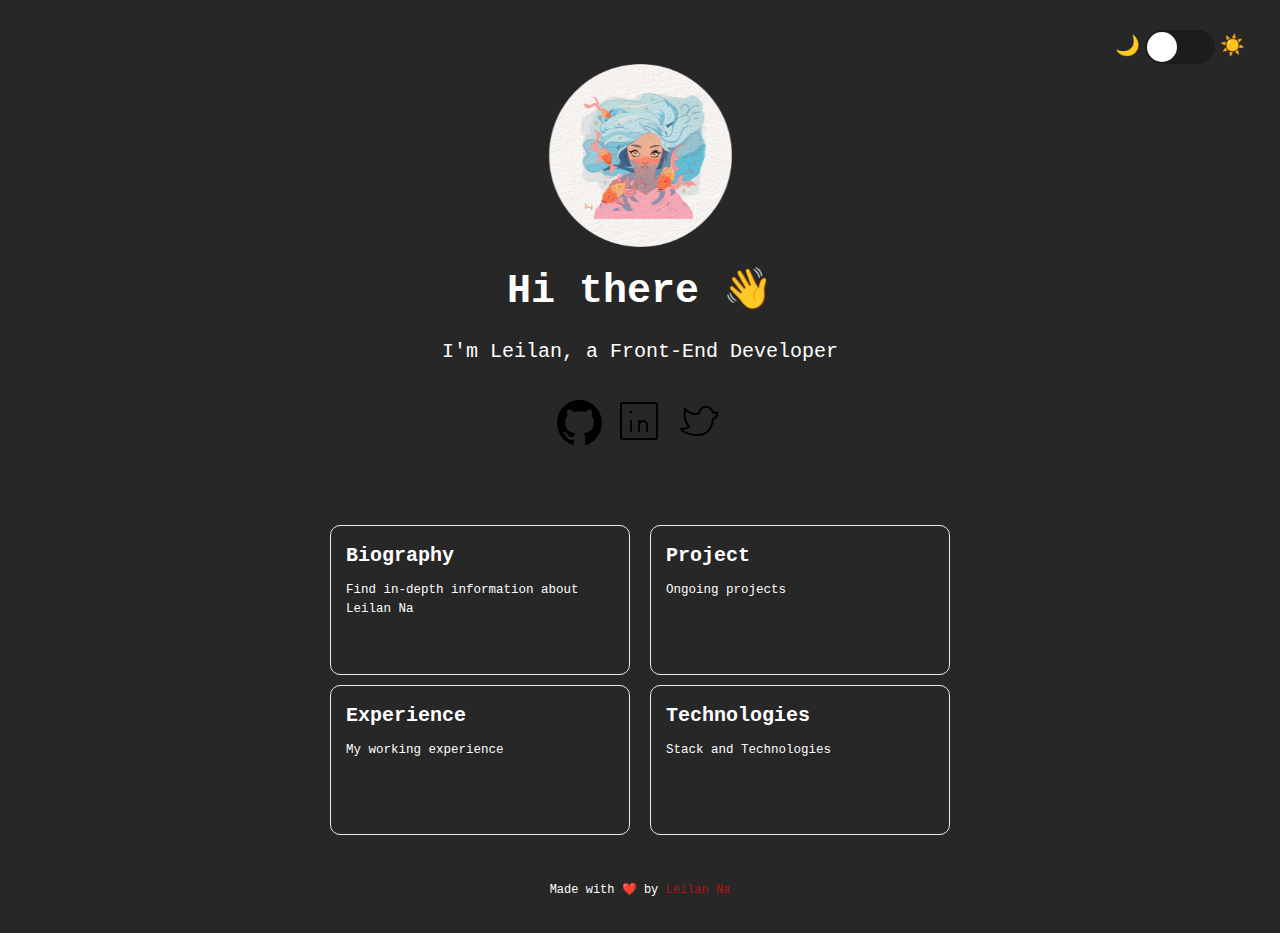
<file: index.html>
<!DOCTYPE html>
<html lang="en">
  <head>
    <meta charset="UTF-8" />
    <meta name="viewport" content="width=device-width, initial-scale=1.0" />
    <link rel="stylesheet" href="style.css" />
    <title>Leilan Naeimi</title>
    <script src="script.js" defer></script>
  </head>
  <body>
    <div class="top">
      <nav>
        <div class="toggle">
          <span class="moon">🌙</span>
          <path
            d="M13 21C13 15.477 8.523 11 3 11M21 11C21 15.477 16.523 20 11 20"
          ></path>

          <input type="checkbox" id="toggle-switch" />
          <label for="toggle-switch"
            ><span class="screen-reader-text">Toggle Color Scheme</span></label
          >
          <span class="sun">☀️</span>
        </div>
      </nav>

      <div class="profile">
        <img
          class="profile-img"
          id="spinningLogo"
          src="img/profile.jpg"
          alt="profile-picture"
        />
      </div>

      <div class="title">
        <h1>
          Hi there
          <span class="hi-empji">👋</span>
        </h1>
        <p class="intro">I'm Leilan, a Front-End Developer</p>
      </div>

      <div class="social-meida">
        <a href="https://github.com/NaLeilan" target="_blank">
          <img src="img/github.svg" alt="github" width="45" class="icons"
        /></a>

        <a href="https://www.linkedin.com/in/leilannaeimi" target="_blank">
          <svg
            data-icon-name="linkedin"
            data-style="line"
            icon_origin_id="14329"
            viewBox="0 0 24 24"
            xmlns="http://www.w3.org/2000/svg"
            id="linkedin"
            class="icons line"
            width="48"
            height="48"
          >
            <path
              style="
                fill: none;
                stroke: rgb(0, 0, 0);
                stroke-linecap: round;
                stroke-linejoin: round;
                stroke-width: 1;
              "
              d="M16,17V14a2,2,0,0,0-2-2h0a2,2,0,0,0-2,2v3"
              id="primary"
            ></path>
            <path
              style="
                fill: none;
                stroke: rgb(0, 0, 0);
                stroke-linecap: round;
                stroke-linejoin: round;
                stroke-width: 1;
              "
              d="M20,21H4a1,1,0,0,1-1-1V4A1,1,0,0,1,4,3H20a1,1,0,0,1,1,1V20A1,1,0,0,1,20,21ZM8,12v5m4-3V12"
              data-name="primary"
              id="primary-2"
            ></path>
            <line
              style="
                fill: none;
                stroke: rgb(0, 0, 0);
                stroke-linecap: round;
                stroke-linejoin: round;
                stroke-width: 1.35;
              "
              y2="7.5"
              x2="8.05"
              y1="7.5"
              x1="7.95"
              id="primary-upstroke"
            ></line></svg
        ></a>

        <a href="https://twitter.com/NaLeilan" target="_blank">
          <svg
            data-icon-name="twitter"
            data-style="line"
            icon_origin_id="14354"
            viewBox="0 0 24 24"
            xmlns="http://www.w3.org/2000/svg"
            id="twitter"
            class="icons line"
            width="48"
            height="48"
          >
            <path
              style="
                fill: none;
                stroke: rgb(0, 0, 0);
                stroke-linecap: round;
                stroke-linejoin: round;
                stroke-width: 1;
              "
              d="M18.94,7.91A3.49,3.49,0,0,0,12,8.17C8.46,9.63,5,6,5,6c-1,6,2,8.75,2,8.75C5.64,16,3,16,3,16s1.58,3,8.58,3S19,11,19,11a3.08,3.08,0,0,0,2-3.3A7.9,7.9,0,0,1,18.94,7.91Z"
              id="primary"
            ></path>
          </svg>
        </a>
      </div>
    </div>
    <section class="boxes">
      <div class="box-right">
        <a class="box" href="#">
          <h2>Biography</h2>
          <p>Find in-depth information about Leilan Na</p>
        </a>
        <a class="box" href="#">
          <h2>Experience</h2>
          <p>My working experience</p>
        </a>
      </div>
      <div class="box-left">
        <a class="box" href="https://code-craft101.vercel.app/"
          ><h2>Project</h2>
          <p>Ongoing projects</p></a
        >
        <a class="box" href="#"
          ><h2>Technologies</h2>
          <p>Stack and Technologies</p></a
        >
      </div>
    </section>
    <footer>
      <p class="copyright">
        Made with ❤️ by
        <a
          class="Github-link"
          target="_blank"
          href="https://github.com/NaLeilan"
          >Leilan Na</a
        >
      </p>
    </footer>
  </body>
</html>
</file>
<file: style.css>
*,
*:before,
*:after {
  margin: 0;
  padding: 0;
  box-sizing: border-box;
}

body {
  font-family: monospace, sans-serif;
  font-weight: 400;
  line-height: 3rem;
  background-size: cover;
  background-color: #eee2de;
  transition: background 250ms ease;
  background-color: var(--bg-color);
  color: var(--font-color);
}

html {
  box-sizing: border-box;
  font-size: 62.5%;
  --bg-color: #272727;
  --font-color: #fff;
}

html.dark-mode {
  --bg-color: #ffffff;
  --font-color: #636363;
}

/*****/

.profile-img {
  will-change: filter;
  transition: filter 300ms;
}

.profile-img:hover {
  filter: drop-shadow(0 0 2em #646cffaa);
}

.logo {
  height: 6em;
  padding: 1.5em;
  will-change: filter;
  transition: filter 300ms;
}
.logo:hover {
  filter: drop-shadow(0 0 2em #646cffaa);
}
.logo.react:hover {
  filter: drop-shadow(0 0 2em #61dafbaa);
}

@keyframes logo-spin {
  from {
    transform: rotate(0deg);
  }
  to {
    transform: rotate(360deg);
  }
}

@media (prefers-reduced-motion: no-preference) {
  #spinningLogo {
    /* Use the id or class you added to the img element */
    animation: logo-spin infinite 20s linear;
  }
}

/*NOTE:  profile part*/

.top {
  display: flex;
  flex-direction: column;
  justify-content: center;
  font-size: 2rem;
  padding: 3rem;
  text-align: center;
}

nav {
  display: flex;
  justify-content: end;
}

.profile {
  display: flex;
  justify-content: center;
  will-change: filter;
  transition: filter 300ms;
}

.profile-img {
  width: 15%;
  transition: all 0.3s;
}

.profile-img:hover {
  filter: drop-shadow(0 0 2em #646cffaa);
}

.title {
  justify-content: center;
  margin: 3rem 0 3rem 0;
}

.intro {
  text-align: center;
  margin-top: 3rem;
}

/* .social-meida {
} */

.icons {
  font-size: 24px;
  transition: transform 0.3s ease-in-out;
}

.icons:hover {
  transform: rotate(360deg) scale(1.2);
}

/* NOTE: box part */

.boxes {
  display: flex;
  justify-content: center;
  align-items: center;
  flex-wrap: wrap;
  margin-top: 3rem;
  /* max-width: 800px; */
}

.box {
  display: flex;
  flex-direction: column;
  width: 300px;
  height: 150px;
  margin: 1rem;
  padding: 1.5rem;
  display: flex;
  border-radius: 10px;
  text-align: left;
  color: inherit;
  text-decoration: none;
  border: 1px solid #eaeaea;
  transition: color 0.15s ease, border-color 0.15s ease;
}

.box h2 {
  margin: 0 0 1rem;
  font-size: 2rem;
}

.box p {
  margin: 0;
  font-size: 1.25rem;
  line-height: 1.5;
}

.box:hover {
  border: 1px solid #0070f3;
  color: #0070f3;
}

/* NOTE: Footer */
footer {
  display: flex;
  justify-content: center;
  align-items: center;
  margin: 3rem 0 3rem 0;
  font-size: 1.2rem;
}

.Github-link,
.Github-link:visited {
  color: #b31312;
  text-decoration: none;
}

.Github-link:hover {
  color: #2b2a4c;
  border: none;
  cursor: pointer;
  margin-top: 1rem;
}

/*NOTE: dark mood button*/

/* .toggle .moon,
.toggle .sun {
  height: 1.5rem;
  width: 1.5rem;
} */

.toggle {
  display: flex;
  align-items: center;
  justify-content: space-around;
  max-width: 140px;
}
.toggle span {
  margin: 0 0.5rem;
}
.toggle input[type="checkbox"] {
  height: 0;
  width: 0;
  visibility: hidden;
}
.toggle input[type="checkbox"]:checked + label {
  background: #272727;
}
.toggle input[type="checkbox"]:checked + label:after {
  left: calc(100% - 2px);
  transform: translateX(-100%);
}
.toggle label {
  cursor: pointer;
  width: 75px;
  height: 34px;
  background: rgba(0, 0, 0, 0.27);
  display: block;
  border-radius: 40px;
  position: relative;
}
.toggle label:after {
  content: "";
  position: absolute;
  top: 2px;
  left: 2px;
  width: 30px;
  height: 30px;
  background: #fff;
  border-radius: 40px;
  transition: 0.3s;
}

.screen-reader-text {
  border: 0;
  clip: rect(1px, 1px, 1px, 1px);
  -webkit-clip-path: inset(50%);
  clip-path: inset(50%);
  height: 1px;
  margin: -1px;
  overflow: hidden;
  padding: 0;
  position: absolute !important;
  width: 1px;
  word-wrap: normal !important;
}
</file>
